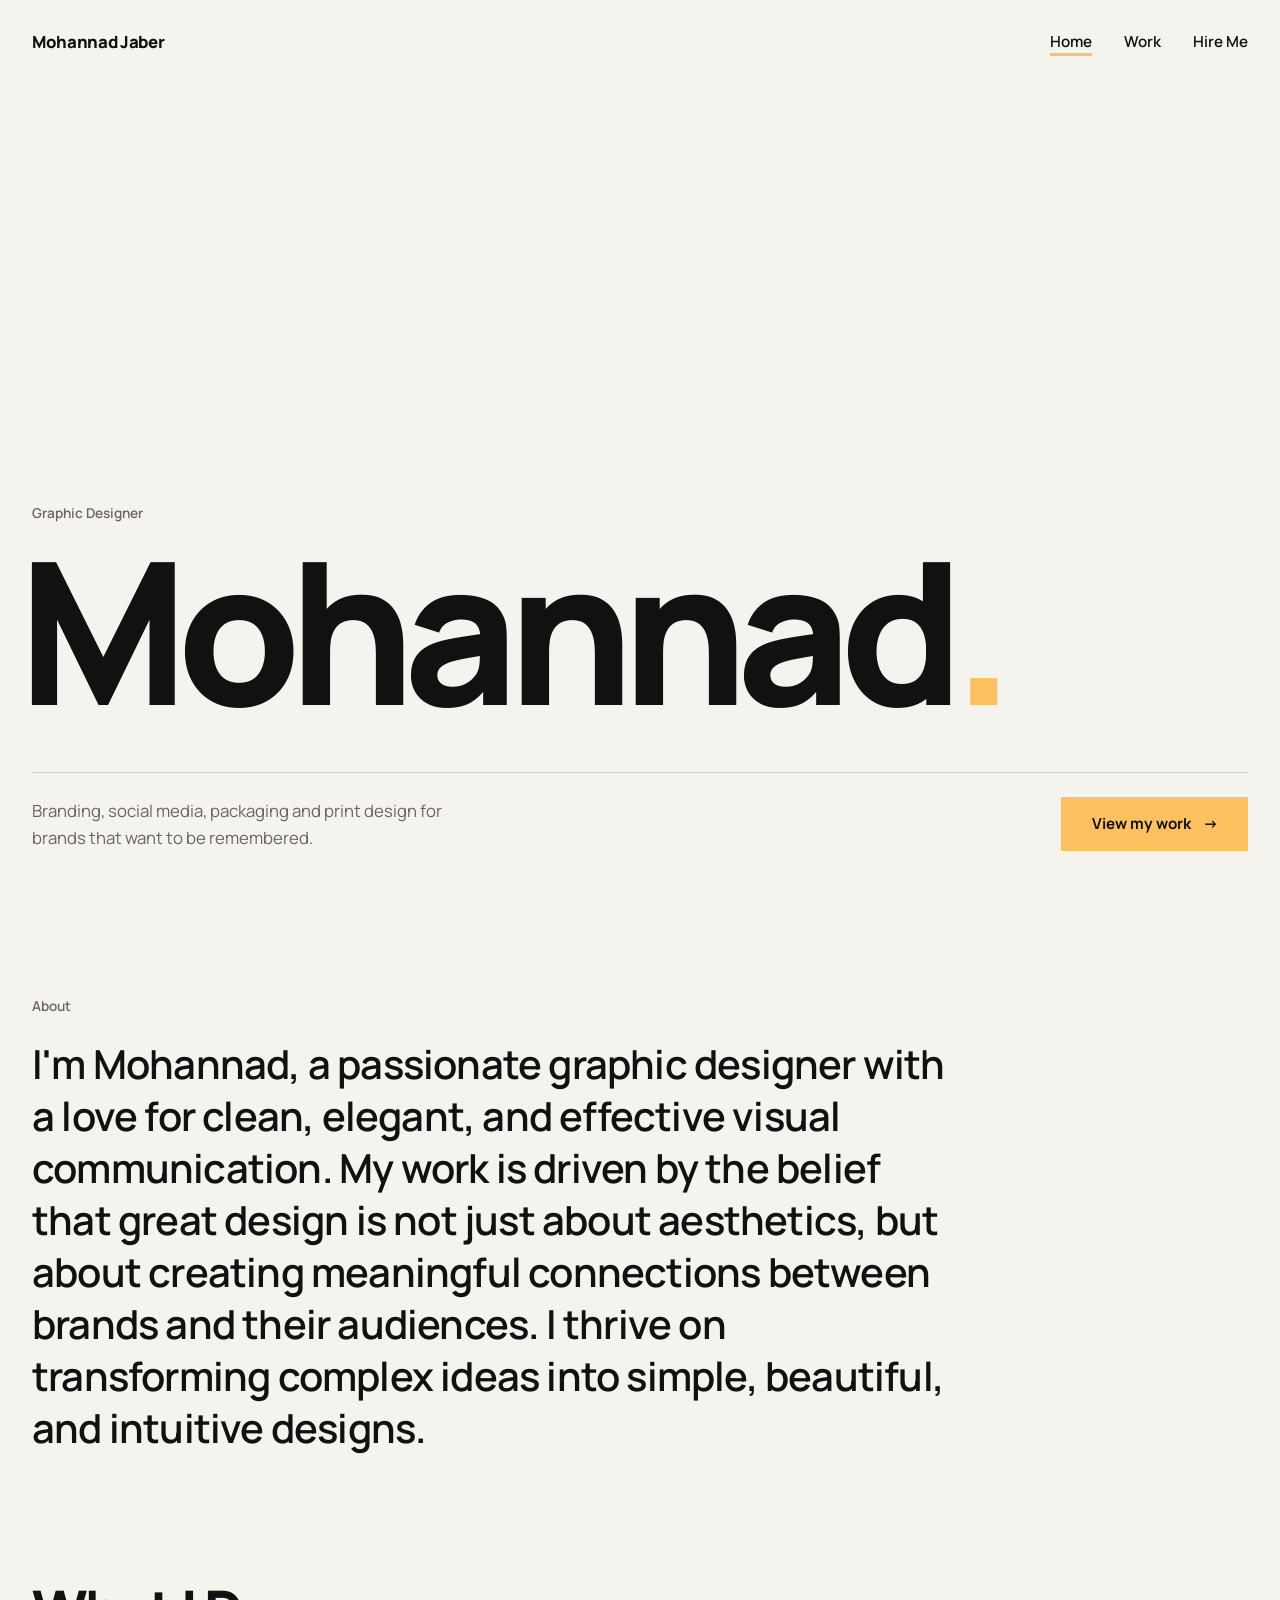
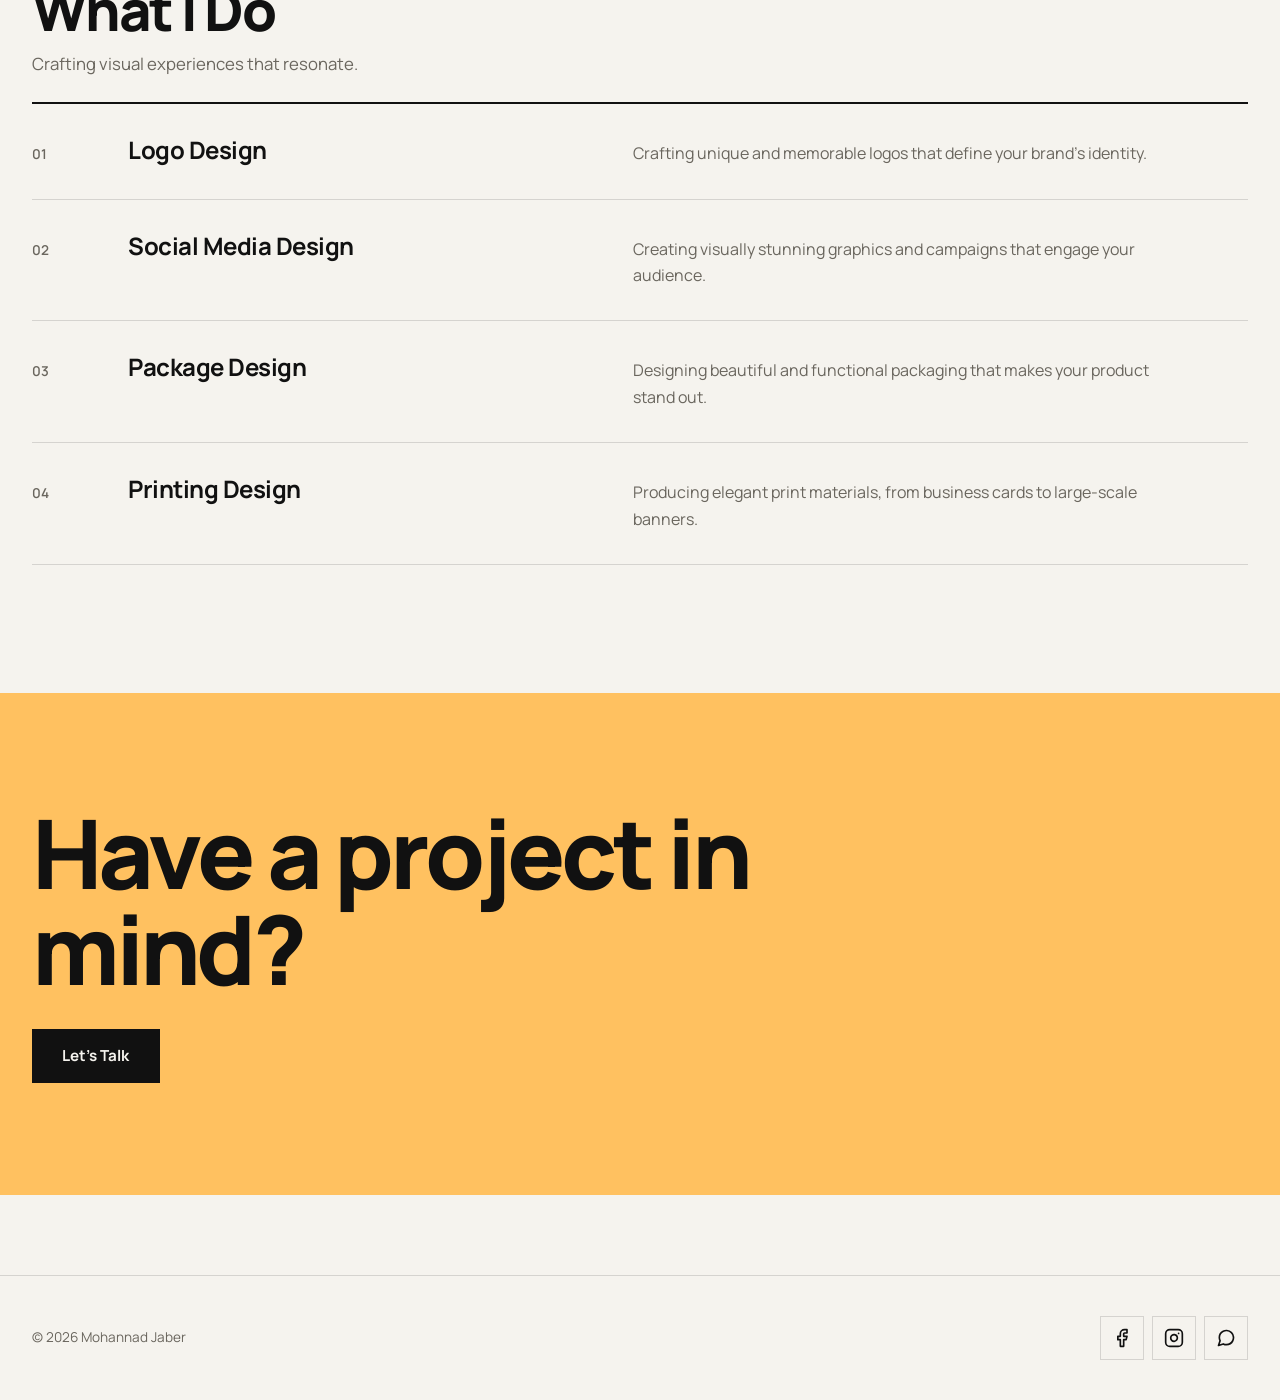
<file: index.html>
<!DOCTYPE html>
<html lang="en">
<head>
    <meta charset="UTF-8" />
    <meta name="viewport" content="width=device-width, initial-scale=1.0" />
    <title>Mohannad Jaber | Graphic Designer</title>
    <link rel="icon" type="image/png" href="/favicon.png">
    <link rel="preconnect" href="https://fonts.googleapis.com">
    <link rel="preconnect" href="https://fonts.gstatic.com" crossorigin>
    <link href="https://fonts.googleapis.com/css2?family=Manrope:wght@300;400;500;600;700;800&display=swap" rel="stylesheet">
    <link rel="stylesheet" href="style.css?v=14">
</head>
<body>

    <div id="header-placeholder"></div>

    <main>
        <!-- Hero Section -->
        <section class="hero-section">
            <div class="container hero-content">
                <p class="hero-eyebrow animate-fade-in-up">Graphic Designer</p>
                <h1 class="hero-title" aria-label="Mohannad"><span class="line"><span class="ch" style="--i:1">M</span><span class="ch" style="--i:2">o</span><span class="ch" style="--i:3">h</span><span class="ch" style="--i:4">a</span><span class="ch" style="--i:5">n</span><span class="ch" style="--i:6">n</span><span class="ch" style="--i:7">a</span><span class="ch" style="--i:8">d</span><span class="ch dot" style="--i:9">.</span></span></h1>
                <div class="hero-foot animate-fade-in-up" style="--delay: 0.9s">
                    <p class="hero-subtitle">Branding, social media, packaging and print design for brands that want to be remembered.</p>
                    <a href="work.html" class="cta-button">View my work <span aria-hidden="true">&rarr;</span></a>
                </div>
            </div>
        </section>

        <!-- About Me Section -->
        <section class="about-section">
            <div class="container animate-on-scroll">
                <p class="about-text">
                    I'm Mohannad, a passionate graphic designer with a love for clean, elegant, and effective visual communication. My work is driven by the belief that great design is not just about aesthetics, but about creating meaningful connections between brands and their audiences. I thrive on transforming complex ideas into simple, beautiful, and intuitive designs.
                </p>
            </div>
        </section>

        <!-- Services Section -->
        <section class="services-section">
            <div class="container">
                <div class="section-header animate-on-scroll">
                    <h2 class="section-title">What I Do</h2>
                    <p class="section-subtitle">Crafting visual experiences that resonate.</p>
                </div>
                <div class="services-grid">
                    <div class="service-card animate-on-scroll">
                        <div class="service-card-icon-bg">
                            <svg xmlns="http://www.w3.org/2000/svg" width="100%" height="100%" viewBox="0 0 24 24" fill="none" stroke="currentColor" stroke-width="2" stroke-linecap="round" stroke-linejoin="round"><path d="M9.06 11.9L10 13l4.1-4.1a2 2 0 0 1 2.81 0l1.09 1.1a2 2 0 0 1 0 2.8l-6.2 6.2a2 2 0 0 1-2.8 0L3 12.03a2 2 0 0 1 0-2.81l1.1-1.09a2 2 0 0 1 2.81 0z" /><path d="M12 21.35l-1.35-1.35" /><path d="m18 9-1-1" /></svg>
                        </div>
                        <div class="service-card-content">
                             <div class="service-card-icon">
                                <svg xmlns="http://www.w3.org/2000/svg" width="24" height="24" viewBox="0 0 24 24" fill="none" stroke="currentColor" stroke-width="2" stroke-linecap="round" stroke-linejoin="round"><path d="M9.06 11.9L10 13l4.1-4.1a2 2 0 0 1 2.81 0l1.09 1.1a2 2 0 0 1 0 2.8l-6.2 6.2a2 2 0 0 1-2.8 0L3 12.03a2 2 0 0 1 0-2.81l1.1-1.09a2 2 0 0 1 2.81 0z" /><path d="M12 21.35l-1.35-1.35" /><path d="m18 9-1-1" /></svg>
                            </div>
                            <h3>Logo Design</h3>
                            <p>Crafting unique and memorable logos that define your brand’s identity.</p>
                        </div>
                    </div>
                     <div class="service-card animate-on-scroll" style="--delay: 0.2s">
                        <div class="service-card-icon-bg">
                           <svg xmlns="http://www.w3.org/2000/svg" width="100%" height="100%" viewBox="0 0 24 24" fill="none" stroke="currentColor" stroke-width="2" stroke-linecap="round" stroke-linejoin="round"><path d="M14.5 4h-5L7 7H4a2 2 0 0 0-2 2v9a2 2 0 0 0 2 2h16a2 2 0 0 0 2-2V9a2 2 0 0 0-2-2h-3l-2.5-3z" /><circle cx="12" cy="13" r="3" /></svg>
                        </div>
                        <div class="service-card-content">
                             <div class="service-card-icon">
                               <svg xmlns="http://www.w3.org/2000/svg" width="24" height="24" viewBox="0 0 24 24" fill="none" stroke="currentColor" stroke-width="2" stroke-linecap="round" stroke-linejoin="round"><path d="M14.5 4h-5L7 7H4a2 2 0 0 0-2 2v9a2 2 0 0 0 2 2h16a2 2 0 0 0 2-2V9a2 2 0 0 0-2-2h-3l-2.5-3z" /><circle cx="12" cy="13" r="3" /></svg>
                            </div>
                            <h3>Social Media Design</h3>
                            <p>Creating visually stunning graphics and campaigns that engage your audience.</p>
                        </div>
                    </div>
                     <div class="service-card animate-on-scroll" style="--delay: 0.3s">
                        <div class="service-card-icon-bg">
                           <svg xmlns="http://www.w3.org/2000/svg" width="100%" height="100%" viewBox="0 0 24 24" fill="none" stroke="currentColor" stroke-width="2" stroke-linecap="round" stroke-linejoin="round"><path d="M21 16V8a2 2 0 0 0-1-1.73l-7-4a2 2 0 0 0-2 0l-7 4A2 2 0 0 0 3 8v8a2 2 0 0 0 1 1.73l7 4a2 2 0 0 0 2 0l7-4A2 2 0 0 0 21 16z" /><polyline points="3.27 6.96 12 12.01 20.73 6.96" /><line x1="12" y1="22.08" x2="12" y2="12" /></svg>
                        </div>
                        <div class="service-card-content">
                            <div class="service-card-icon">
                              <svg xmlns="http://www.w3.org/2000/svg" width="24" height="24" viewBox="0 0 24 24" fill="none" stroke="currentColor" stroke-width="2" stroke-linecap="round" stroke-linejoin="round"><path d="M21 16V8a2 2 0 0 0-1-1.73l-7-4a2 2 0 0 0-2 0l-7 4A2 2 0 0 0 3 8v8a2 2 0 0 0 1 1.73l7 4a2 2 0 0 0 2 0l7-4A2 2 0 0 0 21 16z" /><polyline points="3.27 6.96 12 12.01 20.73 6.96" /><line x1="12" y1="22.08" x2="12" y2="12" /></svg>
                            </div>
                            <h3>Package Design</h3>
                            <p>Designing beautiful and functional packaging that makes your product stand out.</p>
                        </div>
                    </div>
                     <div class="service-card animate-on-scroll" style="--delay: 0.4s">
                        <div class="service-card-icon-bg">
                           <svg xmlns="http://www.w3.org/2000/svg" width="100%" height="100%" viewBox="0 0 24 24" fill="none" stroke="currentColor" stroke-width="2" stroke-linecap="round" stroke-linejoin="round"><polyline points="6 9 6 2 18 2 18 9" /><path d="M6 18H4a2 2 0 0 1-2-2v-5a2 2 0 0 1 2-2h16a2 2 0 0 1 2 2v5a2 2 0 0 1-2 2h-2" /><rect x="6" y="14" width="12" height="8" /></svg>
                        </div>
                        <div class="service-card-content">
                             <div class="service-card-icon">
                               <svg xmlns="http://www.w3.org/2000/svg" width="24" height="24" viewBox="0 0 24 24" fill="none" stroke="currentColor" stroke-width="2" stroke-linecap="round" stroke-linejoin="round"><polyline points="6 9 6 2 18 2 18 9" /><path d="M6 18H4a2 2 0 0 1-2-2v-5a2 2 0 0 1 2-2h16a2 2 0 0 1 2 2v5a2 2 0 0 1-2 2h-2" /><rect x="6" y="14" width="12" height="8" /></svg>
                            </div>
                            <h3>Printing Design</h3>
                            <p>Producing elegant print materials, from business cards to large-scale banners.</p>
                        </div>
                    </div>
                </div>
            </div>
        </section>
        <!-- Closing call to action -->
        <section class="cta-section">
            <div class="container animate-on-scroll">
                <h2 class="section-title">Have a project in mind?</h2>
                <a href="hire.html" class="cta-button">Let&rsquo;s Talk</a>
            </div>
        </section>
    </main>

    <div id="footer-placeholder"></div>

    <script src="js/main.js?v=14"></script>
</body>
</html>
</file>
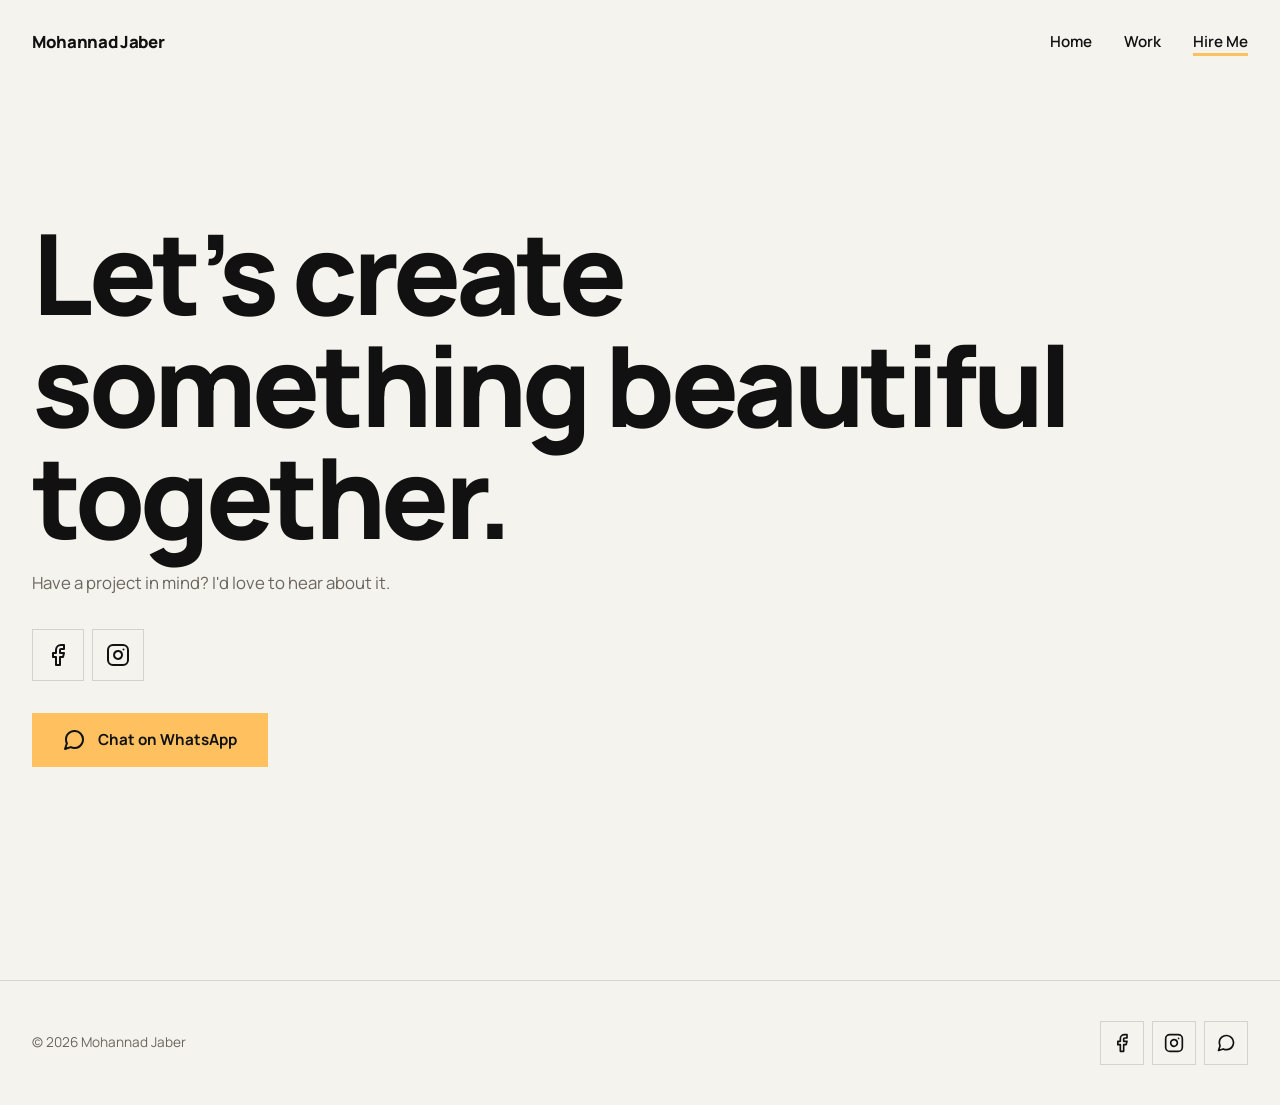
<file: hire.html>
<!DOCTYPE html>
<html lang="en">
<head>
    <meta charset="UTF-8" />
    <meta name="viewport" content="width=device-width, initial-scale=1.0" />
    <title>Hire Me | Mohannad Jaber</title>
    <link rel="icon" type="image/png" href="/favicon.png">
    <link rel="preconnect" href="https://fonts.googleapis.com">
    <link rel="preconnect" href="https://fonts.gstatic.com" crossorigin>
    <link href="https://fonts.googleapis.com/css2?family=Manrope:wght@300;400;500;600;700;800&display=swap" rel="stylesheet">
    <link rel="stylesheet" href="style.css?v=14">
</head>
<body>

    <div id="header-placeholder"></div>

    <main class="hire-me-container">
        <div class="hire-me-content">
            <h1 class="page-title animate-fade-in-up">Let’s create something beautiful together.</h1>
            <p class="section-subtitle animate-fade-in-up" style="--delay: 0.2s">Have a project in mind? I'd love to hear about it.</p>
            
            <div class="social-links-container animate-fade-in-up" style="--delay: 0.4s">
                <a href="https://www.facebook.com/mhndalij" target="_blank" rel="noopener noreferrer" class="social-link">
                    <svg xmlns="http://www.w3.org/2000/svg" width="24" height="24" viewBox="0 0 24 24" fill="none" stroke="currentColor" stroke-width="2" stroke-linecap="round" stroke-linejoin="round"><path d="M18 2h-3a5 5 0 0 0-5 5v3H7v4h3v8h4v-8h3l1-4h-4V7a1 1 0 0 1 1-1h3z" /></svg>
                </a>
                <a href="https://www.instagram.com/mhndalij" target="_blank" rel="noopener noreferrer" class="social-link">
                    <svg xmlns="http://www.w3.org/2000/svg" width="24" height="24" viewBox="0 0 24 24" fill="none" stroke="currentColor" stroke-width="2" stroke-linecap="round" stroke-linejoin="round"><rect x="2" y="2" width="20" height="20" rx="5" ry="5" /><path d="M16 11.37A4 4 0 1 1 12.63 8 4 4 0 0 1 16 11.37z" /><line x1="17.5" y1="6.5" x2="17.51" y2="6.5" /></svg>
                </a>
            </div>

            <div class="animate-fade-in-up" style="--delay: 0.6s">
                <a href="https://wa.me/201061422479" target="_blank" rel="noopener noreferrer" class="whatsapp-button">
                    <svg xmlns="http://www.w3.org/2000/svg" width="24" height="24" viewBox="0 0 24 24" fill="none" stroke="currentColor" stroke-width="2" stroke-linecap="round" stroke-linejoin="round"><path d="M21 11.5a8.38 8.38 0 0 1-.9 3.8 8.5 8.5 0 0 1-7.6 4.7 8.38 8.38 0 0 1-3.8-.9L3 21l1.9-5.7a8.38 8.38 0 0 1-.9-3.8 8.5 8.5 0 0 1 4.7-7.6 8.38 8.38 0 0 1 3.8-.9h.5a8.48 8.48 0 0 1 8 8v.5z" /></svg>
                    <span>Chat on WhatsApp</span>
                </a>
            </div>
        </div>
    </main>
    
    <div id="footer-placeholder"></div>

    <script src="js/main.js?v=14"></script>
</body>
</html>
</file>
<file: style.css>
/* ==========================================================================
   Mohannad Jaber — portfolio
   Clean, work-first, Swiss-style. One typeface, big bold headings, square
   edges, lots of white space, a single gold accent. Mobile first: base rules
   are for phones, media queries only add to them.
   ========================================================================== */

:root {
  --font: "Manrope", system-ui, -apple-system, "Segoe UI", sans-serif;

  --color-base: #f5f3ee;
  --color-raised: #ffffff;
  --color-surface: #e6e2d9;
  --color-primary: #111111;
  --color-secondary: #6a665e;
  --color-border: rgba(17, 17, 17, 0.14);

  --gold: #ffc160;

  --header-height: 72px;
  --gutter: 1.25rem;
  --ease: cubic-bezier(0.22, 1, 0.36, 1);

  --selection-bg: var(--gold);
  --selection-color: #111;
}

::selection { background: var(--selection-bg); color: var(--selection-color); }

/* --- Base --- */
*, *::before, *::after { box-sizing: border-box; margin: 0; padding: 0; }

html { scroll-behavior: smooth; -webkit-text-size-adjust: 100%; }

body {
  background: var(--color-base);
  color: var(--color-primary);
  font-family: var(--font);
  font-weight: 400;
  line-height: 1.6;
  min-height: 100vh;
  -webkit-font-smoothing: antialiased;
  display: flex;
  flex-direction: column;
}
body.menu-open { overflow: hidden; }

main { flex: 1 0 auto; }

img, video { max-width: 100%; height: auto; display: block; }
a { color: inherit; text-decoration: none; }
button { font-family: inherit; }

.container {
  width: 100%;
  max-width: 1320px;
  margin: 0 auto;
  padding: 0 var(--gutter);
}
#project-detail-container { padding: 0; max-width: 1320px; }

.page-content { padding-top: calc(var(--header-height) + 2rem); }

/* --- Type --- */
.section-header {
  display: flex;
  flex-wrap: wrap;
  align-items: baseline;
  justify-content: space-between;
  gap: 0.5rem 2rem;
  margin-bottom: 2rem;
}
.section-header .section-subtitle { flex-basis: 100%; }

.section-title,
.page-title,
.project-header-title {
  font-weight: 800;
  line-height: 1;
  letter-spacing: -0.04em;
}
.page-title { font-size: clamp(3rem, 13vw, 8rem); }
.section-title { font-size: clamp(2rem, 7vw, 3.5rem); }

.section-subtitle {
  font-size: 1.05rem;
  color: var(--color-secondary);
  max-width: 36rem;
  margin-top: 1rem;
  line-height: 1.7;
}

.text-link {
  font-size: 0.9rem;
  font-weight: 600;
  border-bottom: 2px solid var(--gold);
  padding-bottom: 0.1rem;
  transition: background 0.3s ease;
}
.text-link:hover { background: var(--gold); }

/* --- Header --- */
.header {
  position: fixed;
  top: 0; left: 0; right: 0;
  z-index: 50;
  animation: fade-in 0.6s ease both;
}
.header::before {
  content: "";
  position: absolute;
  inset: 0;
  background: transparent;
  border-bottom: 1px solid transparent;
  transition: background 0.3s ease, border-color 0.3s ease;
  pointer-events: none;
}
.header.scrolled::before,
.menu-open .header::before {
  background: rgba(245, 243, 238, 0.92);
  border-bottom-color: var(--color-border);
  -webkit-backdrop-filter: blur(12px);
  backdrop-filter: blur(12px);
}

.header-nav {
  position: relative;
  display: flex;
  height: var(--header-height);
  align-items: center;
  justify-content: space-between;
}

.logo {
  position: relative;
  z-index: 3;
  font-size: 1.05rem;
  font-weight: 800;
  letter-spacing: -0.02em;
}
.logo em { font-style: normal; }

/* Phone menu: a full-screen sheet with big, easy-to-hit links */
.nav-links {
  position: fixed;
  inset: 0;
  z-index: 2;
  display: flex;
  flex-direction: column;
  justify-content: center;
  gap: 0.25rem;
  padding: 0 var(--gutter);
  background: var(--color-base);
  opacity: 0;
  visibility: hidden;
  transition: opacity 0.3s ease, visibility 0.3s;
}
.nav-links.active { opacity: 1; visibility: visible; }

.nav-link {
  position: relative;
  padding: 0.35rem 0;
  font-size: clamp(2.6rem, 14vw, 4rem);
  font-weight: 800;
  letter-spacing: -0.04em;
  line-height: 1.1;
  transition: color 0.2s ease;
}
.nav-link:hover, .nav-link.active { color: var(--color-primary); text-decoration: underline; text-decoration-color: var(--gold); text-decoration-thickness: 6px; text-underline-offset: 6px; }

.mobile-menu-toggle {
  position: relative;
  z-index: 3;
  display: flex;
  align-items: center;
  justify-content: center;
  width: 48px;
  height: 48px;
  margin-right: -0.6rem;
  background: none;
  border: 0;
  color: var(--color-primary);
  cursor: pointer;
}
.mobile-menu-toggle svg { width: 28px; height: 28px; }

/* --- Footer --- */
.footer {
  margin-top: 5rem;
  padding: 2.5rem 0;
  border-top: 1px solid var(--color-border);
}
.footer-content {
  display: flex;
  flex-direction: column;
  align-items: flex-start;
  gap: 1.25rem;
  color: var(--color-secondary);
  font-size: 0.85rem;
}
.footer-social-links { display: flex; align-items: center; gap: 0.5rem; order: -1; }
.footer-social-links a {
  display: grid;
  place-items: center;
  width: 44px;
  height: 44px;
  color: var(--color-primary);
  border: 1px solid var(--color-border);
  transition: background 0.2s ease, border-color 0.2s ease;
}
.footer-social-links a:hover { background: var(--gold); border-color: var(--gold); }

/* --- Buttons --- */
.cta-button,
.whatsapp-button {
  display: inline-flex;
  align-items: center;
  justify-content: center;
  gap: 0.75rem;
  min-height: 54px;
  padding: 0.9rem 1.9rem;
  font-size: 0.95rem;
  font-weight: 700;
  color: #111;
  background: var(--gold);
  border-radius: 0;
  transition: background 0.25s ease, color 0.25s ease;
}
.cta-button:hover, .whatsapp-button:hover { background: var(--color-primary); color: var(--color-base); }

/* --- Home --- */
.hero-section {
  min-height: 100vh;
  min-height: 100svh;
  display: flex;
  align-items: flex-end;
  padding: calc(var(--header-height) + 1rem) 0 3rem;
}
.hero-content { width: 100%; }
.hero-eyebrow {
  font-size: 0.85rem;
  font-weight: 600;
  color: var(--color-secondary);
  margin-bottom: 1rem;
}
.hero-title {
  font-size: clamp(3rem, 15.5vw, 15rem);
  font-weight: 800;
  letter-spacing: -0.06em;
  line-height: 0.9;
  margin-left: -0.07em;
}
.hero-title .line { white-space: nowrap; display: block; overflow: hidden; padding-bottom: 0.1em; }
.hero-title span.ch {
  display: inline-block;
  opacity: 0;
  transform: translateY(100%);
  animation: slide-up-reveal 0.9s var(--ease) forwards;
  animation-delay: calc(var(--i) * 0.04s);
}
.hero-title .dot { color: var(--gold); }
.hero-foot {
  display: flex;
  flex-direction: column;
  align-items: flex-start;
  gap: 1.75rem;
  margin-top: 2rem;
  padding-top: 1.5rem;
  border-top: 1px solid var(--color-border);
}
.hero-subtitle {
  font-size: 1.05rem;
  color: var(--color-secondary);
  max-width: 28rem;
  line-height: 1.65;
  font-weight: 400;
}


.about-section { padding: 4rem 0; }
.about-section .container::before {
  content: "About";
  display: block;
  font-size: 0.85rem;
  font-weight: 600;
  color: var(--color-secondary);
  margin-bottom: 1.25rem;
}
.about-text {
  font-size: clamp(1.4rem, 4.6vw, 2.5rem);
  font-weight: 600;
  line-height: 1.3;
  letter-spacing: -0.02em;
  max-width: 58rem;
}

.services-section { padding: 2rem 0 4rem; counter-reset: service; }
.services-section .section-header { margin-bottom: 1.5rem; }
.services-grid { display: grid; grid-template-columns: 1fr; border-top: 2px solid var(--color-primary); }

.service-card {
  counter-increment: service;
  display: grid;
  grid-template-columns: 2.75rem 1fr;
  column-gap: 0.5rem;
  padding: 1.5rem 0;
  border-bottom: 1px solid var(--color-border);
}
.service-card::before {
  content: counter(service, decimal-leading-zero);
  grid-row: span 2;
  font-size: 0.85rem;
  font-weight: 600;
  color: var(--color-secondary);
  padding-top: 0.45rem;
}
.service-card-content { display: contents; }
.service-card-icon-bg, .service-card-icon { display: none; }
.service-card h3 { font-size: 1.5rem; font-weight: 700; letter-spacing: -0.02em; line-height: 1.2; }
.service-card p { color: var(--color-secondary); line-height: 1.65; margin-top: 0.4rem; max-width: 34rem; }

.cta-section { margin-top: 2rem; padding: 4.5rem 0; background: var(--gold); }
.cta-section .container { display: flex; flex-direction: column; align-items: flex-start; gap: 2rem; }
.cta-section .section-title { font-size: clamp(2.4rem, 10vw, 6rem); max-width: 14ch; }
.cta-section .cta-button { background: var(--color-primary); color: var(--color-base); }
.cta-section .cta-button:hover { background: var(--color-base); color: var(--color-primary); }

/* --- Work --- */
.work-head { margin-bottom: 1.5rem; }
.filter-container {
  display: flex;
  gap: 1.5rem;
  margin: 0 calc(var(--gutter) * -1) 2rem;
  padding: 0 var(--gutter);
  overflow-x: auto;
  scrollbar-width: none;
  -webkit-overflow-scrolling: touch;
  border-bottom: 1px solid var(--color-border);
}
.filter-container::-webkit-scrollbar { display: none; }

.filter-button {
  flex: none;
  min-height: 48px;
  padding: 0;
  font-size: 0.95rem;
  font-weight: 600;
  color: var(--color-secondary);
  background: none;
  border: 0;
  border-bottom: 3px solid transparent;
  margin-bottom: -1px;
  cursor: pointer;
  transition: color 0.2s ease, border-color 0.2s ease;
}
.filter-button:hover { color: var(--color-primary); }
.filter-button.active { color: var(--color-primary); border-bottom-color: var(--gold); }

.project-grid { display: grid; grid-template-columns: 1fr; gap: 2.5rem 1.25rem; }

.project-card {
  display: block;
  position: relative;
  animation: pop-in 0.6s var(--ease) both;
  animation-delay: var(--delay, 0s);
}
.project-card-media {
  position: relative;
  aspect-ratio: 4 / 5;
  overflow: hidden;
  background: var(--color-surface);
}
.project-card-media img {
  width: 100%;
  height: 100%;
  object-fit: cover;
  transition: transform 0.9s var(--ease);
}
.project-card-content {
  display: flex;
  align-items: baseline;
  justify-content: space-between;
  gap: 1rem;
  padding-top: 0.85rem;
}
.project-card-title { font-size: 1.15rem; font-weight: 700; letter-spacing: -0.02em; line-height: 1.25; }
.project-card-tag { flex: none; font-size: 0.8rem; font-weight: 500; color: var(--color-secondary); }

/* --- Project page --- */
.back-link {
  display: inline-flex;
  align-items: center;
  min-height: 44px;
  margin: 0 var(--gutter) 1.25rem;
  font-size: 0.9rem;
  font-weight: 600;
  color: var(--color-secondary);
  transition: color 0.2s ease;
}
.back-link:hover { color: var(--color-primary); }

.project-header { padding: 0 var(--gutter); }
.project-header-category {
  display: inline-block;
  font-size: 0.85rem;
  font-weight: 700;
  background: var(--gold);
  padding: 0.2rem 0.7rem;
}
.project-header-title { font-size: clamp(2.8rem, 12vw, 7rem); margin: 1.25rem 0; }
.project-header-description {
  font-size: 1.1rem;
  color: var(--color-secondary);
  max-width: 44rem;
  line-height: 1.75;
  white-space: pre-line;
}

/* Images stack edge to edge with no space between them */
.project-gallery { margin-top: 2.5rem; display: block; }
.project-gallery > *, .gallery-item { display: block; margin: 0; padding: 0; }
.project-gallery img, .project-gallery video {
  display: block;
  width: 100%;
  margin: 0;
  background: var(--color-surface);
  aspect-ratio: auto 3 / 2; /* reserve space so lazy images do not jump */
}

/* --- Hire --- */
.hire-me-container {
  display: flex;
  flex-direction: column;
  justify-content: center;
  padding: calc(var(--header-height) + 2rem) var(--gutter) 2rem;
  min-height: 100vh;
  min-height: 100svh;
  max-width: 1320px;
  width: 100%;
  margin: 0 auto;
}
.hire-me-container .page-title { font-size: clamp(2.6rem, 11vw, 7rem); max-width: 14ch; }
.hire-me-container .section-subtitle { margin-left: 0; }
.social-links-container { display: flex; align-items: center; gap: 0.5rem; margin: 2rem 0; }
.social-link {
  display: grid;
  place-items: center;
  width: 52px;
  height: 52px;
  border: 1px solid var(--color-border);
  transition: background 0.2s ease, border-color 0.2s ease;
}
.social-link:hover { background: var(--gold); border-color: var(--gold); }

/* --- Content tweaks used by the editor --- */
.project-card-empty {
  width: 100%;
  height: 100%;
  display: grid;
  place-items: center;
  color: var(--color-secondary);
  font-size: 0.9rem;
}
.draft-pill { background: var(--color-primary); color: var(--color-base); padding: 0.1rem 0.5rem; font-size: 0.7rem; }

/* --- Motion --- */
.animate-on-scroll {
  opacity: 0;
  transform: translateY(24px);
  transition: opacity 0.8s var(--ease), transform 0.8s var(--ease);
  transition-delay: var(--delay, 0s);
}
.animate-on-scroll.is-visible { opacity: 1; transform: none; }

.animate-fade-in-up { opacity: 0; animation: fade-in-up 0.8s var(--ease) forwards; animation-delay: var(--delay, 0s); }
.animate-fade-in-down { opacity: 0; animation: fade-in-down 0.8s var(--ease) forwards; animation-delay: var(--delay, 0s); }

@keyframes fade-in { from { opacity: 0; } to { opacity: 1; } }
@keyframes pop-in { from { opacity: 0; transform: translateY(16px); } to { opacity: 1; transform: none; } }
@keyframes slide-up-reveal { from { opacity: 0; transform: translateY(100%); } to { opacity: 1; transform: none; } }
@keyframes fade-in-up { from { opacity: 0; transform: translateY(24px); } to { opacity: 1; transform: none; } }
@keyframes fade-in-down { from { opacity: 0; transform: translateY(-16px); } to { opacity: 1; transform: none; } }

@media (prefers-reduced-motion: reduce) {
  *, *::before, *::after { animation-duration: 0.01ms !important; animation-delay: 0s !important; transition-duration: 0.01ms !important; }
  html { scroll-behavior: auto; }
}

/* --- Hover effects only where a real pointer exists (not on phones) --- */
@media (hover: hover) {
  .project-card:hover .project-card-media img { transform: scale(1.04); }
  .project-card:hover .project-card-title { text-decoration: underline; text-decoration-color: var(--gold); text-decoration-thickness: 3px; text-underline-offset: 4px; }
}

/* --- Bigger screens --- */
@media (min-width: 640px) {
  :root { --gutter: 2rem; }
  .project-grid { grid-template-columns: repeat(2, 1fr); gap: 3rem 1.5rem; }
  .filter-container { margin-left: 0; margin-right: 0; padding: 0; overflow: visible; flex-wrap: wrap; }
  .hero-foot { flex-direction: row; align-items: center; justify-content: space-between; }
}

@media (min-width: 768px) {
  :root { --header-height: 84px; }

  .nav-links {
    position: static;
    inset: auto;
    flex-direction: row;
    gap: 2rem;
    padding: 0;
    background: none;
    opacity: 1;
    visibility: visible;
    transition: none;
  }
  .nav-link {
    padding: 0.4rem 0;
    font-size: 0.95rem;
    font-weight: 600;
    letter-spacing: 0;
    line-height: 1.4;
  }
  .nav-link:hover, .nav-link.active { text-decoration-thickness: 3px; text-underline-offset: 6px; }
  .mobile-menu-toggle { display: none; }

  .footer-content { flex-direction: row; align-items: center; justify-content: space-between; }
  .footer-social-links { order: 0; }

  .about-section { padding: 6rem 0; }
  .services-section { padding-bottom: 6rem; }
  .service-card { grid-template-columns: 4rem 1fr 1.3fr; column-gap: 2rem; align-items: baseline; padding: 2rem 0; }
  .service-card::before { grid-row: auto; padding-top: 0; }
  .service-card p { margin-top: 0; }
  .cta-section { padding: 7rem 0; }
}

@media (min-width: 1100px) {
  .project-grid { grid-template-columns: repeat(3, 1fr); }
}

/* Gallery images fade in without moving, so they always touch each other */
.gallery-item.animate-on-scroll, .project-gallery .animate-on-scroll { transform: none; }
.services-section .section-header { display: block; }
.services-section .section-subtitle { margin-top: 0.75rem; }
</file>
